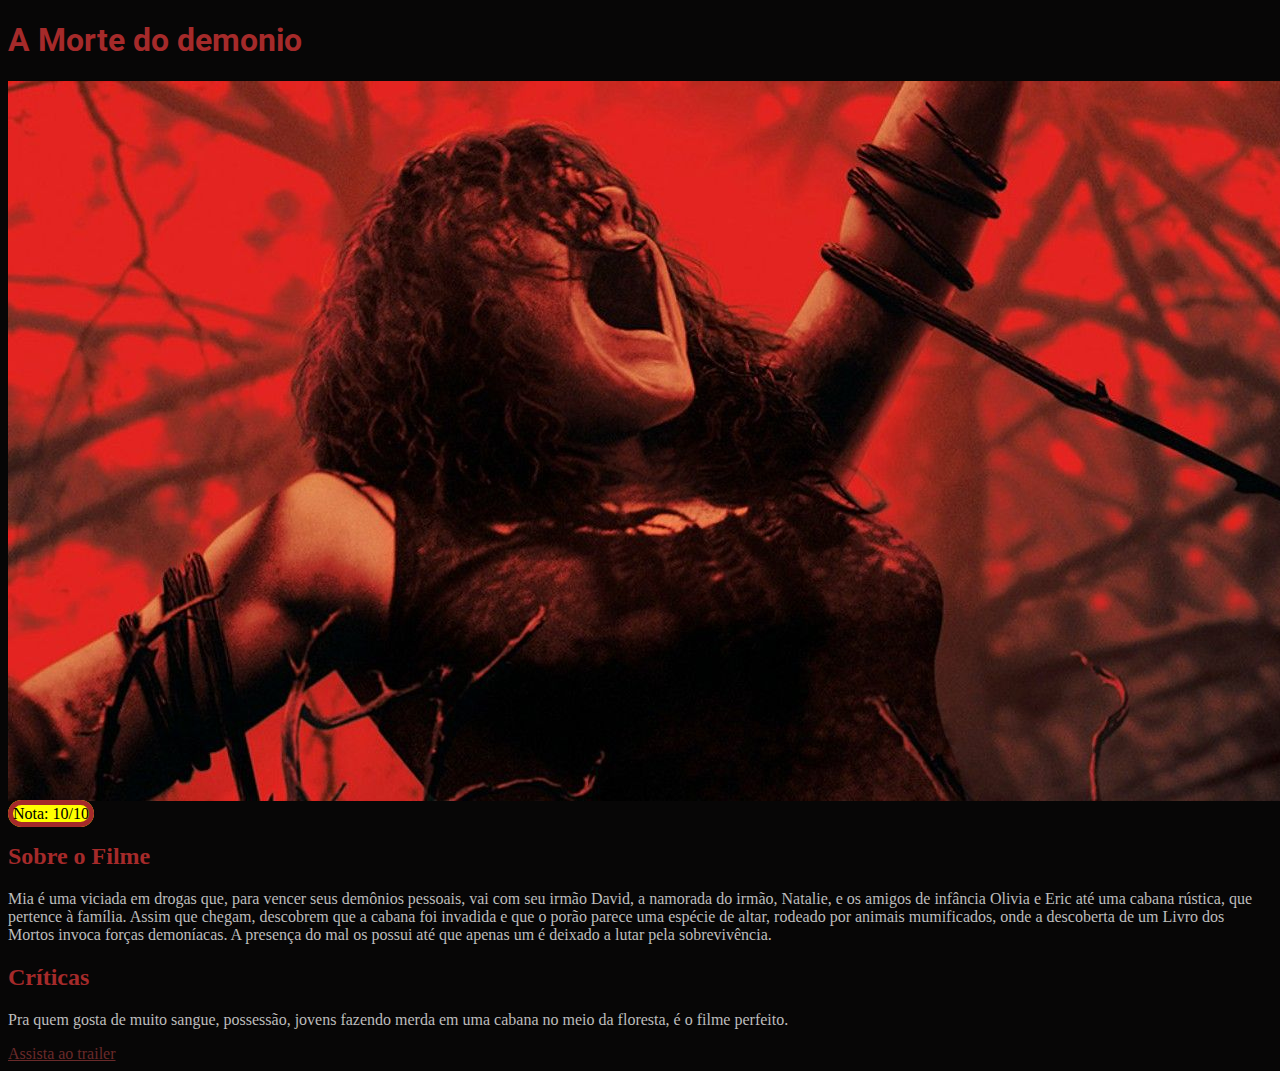
<file: front_end/mesa08- front/index.html>
<!DOCTYPE html>
<html lang="en">
<head>
    <meta charset="UTF-8">
    <meta http-equiv="X-UA-Compatible" content="IE=edge">
    <meta name="viewport" content="width=device-width, initial-scale=1.0">
    <title>Document</title>
    <link rel="stylesheet"  href="css/style.css">
    
</head>
<body>
        <h1>A Morte do demonio</h1>
    <img src="img/img_morte_do_demonio.jpeg" alt="Imagem do Filme a morte do demonio">
    
    
        <div class="banner"></div>
    
        <span class="review-score">Nota: 10/10</span>
    
        <h2>Sobre o Filme</h2>
    
        <p>
            Mia é uma viciada em drogas que, para vencer seus demônios pessoais, vai com seu irmão David, a namorada do irmão, Natalie, e os amigos de infância Olivia e Eric até uma cabana rústica, que pertence à família. Assim que chegam, descobrem que a cabana foi invadida e que o porão parece uma espécie de altar, rodeado por animais mumificados, onde a descoberta de um Livro dos Mortos invoca forças demoníacas. A presença do mal os possui até que apenas um é deixado a lutar pela sobrevivência.
        </p>
    
        <h2>Críticas</h2>
    
        <p>
            Pra quem gosta de muito sangue, possessão, jovens fazendo merda em uma cabana no meio da floresta, é o filme perfeito. 
        </p>
    
        <a href="https://www.youtube.com/watch?v=JBfub8SbtvU">Assista ao trailer</a>
    
</body>
</html>
</file>
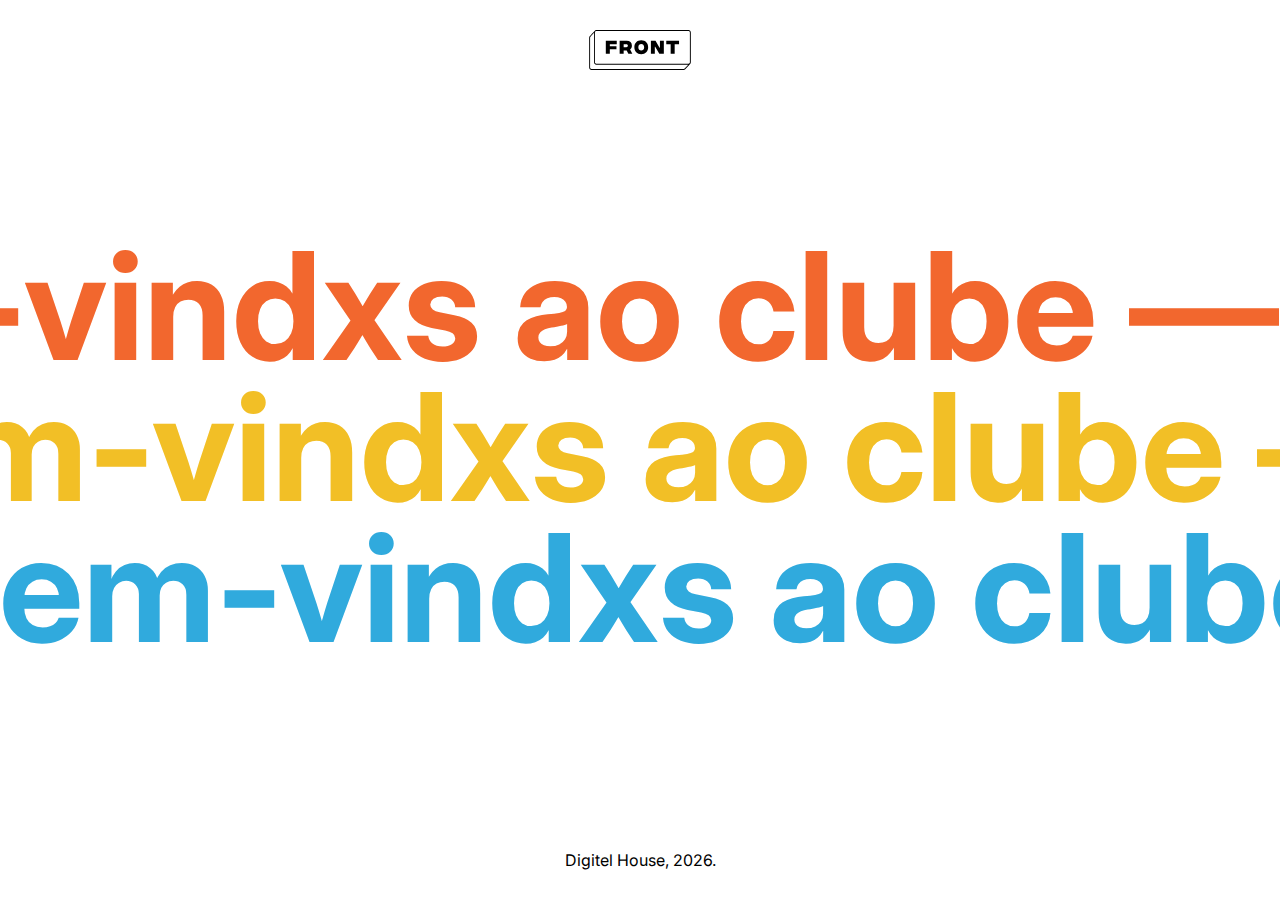
<file: front_end/mesa_2_front/index.html>
<!DOCTYPE html>
<html lang="en">
<head>
    <meta charset="UTF-8">
    <meta http-equiv="X-UA-Compatible" content="IE=edge">
    <meta name="viewport" content="width=device-width, initiel-scele=1.0">
    <title>Document</title>
    <link rel="stylesheet" href="css/style.css">
</head>
<body>
    <div class="container">
        <header>
            <img class="logo" src="img/logo.svg" elt="">
        </header>
        <main>
            <div class="marquee">
                <div class="marquee__inner">
                    <span>Bem-vindxs ao clube —</span>
                    <span>Bem-vindxs ao clube —</span>
                    <span>Bem-vindxs ao clube —</span>
                    <span>Bem-vindxs ao clube —</span>
                </div>
            </div>
            <div class="marquee">
                <div class="marquee__inner">
                    <span>Bem-vindxs ao clube —</span>
                    <span>Bem-vindxs ao clube —</span>
                    <span>Bem-vindxs ao clube —</span>
                    <span>Bem-vindxs ao clube —</span>
                </div>
            </div>
            <div class="marquee">
                <div class="marquee__inner">
                    <span>Bem-vindxs ao clube —</span>
                    <span>Bem-vindxs ao clube —</span>
                    <span>Bem-vindxs ao clube —</span>
                    <span>Bem-vindxs ao clube —</span>
                </div>
            </div>
        </main>
        <footer></footer>
        <script>
            window.addEventListener('load', () => {
                let today = new Date();
                document.querySelector('footer').innerText = `Digitel House, ${ today.getFullYear() }.`
            })
        </script>
    </div>
</body>
</html>
</file>
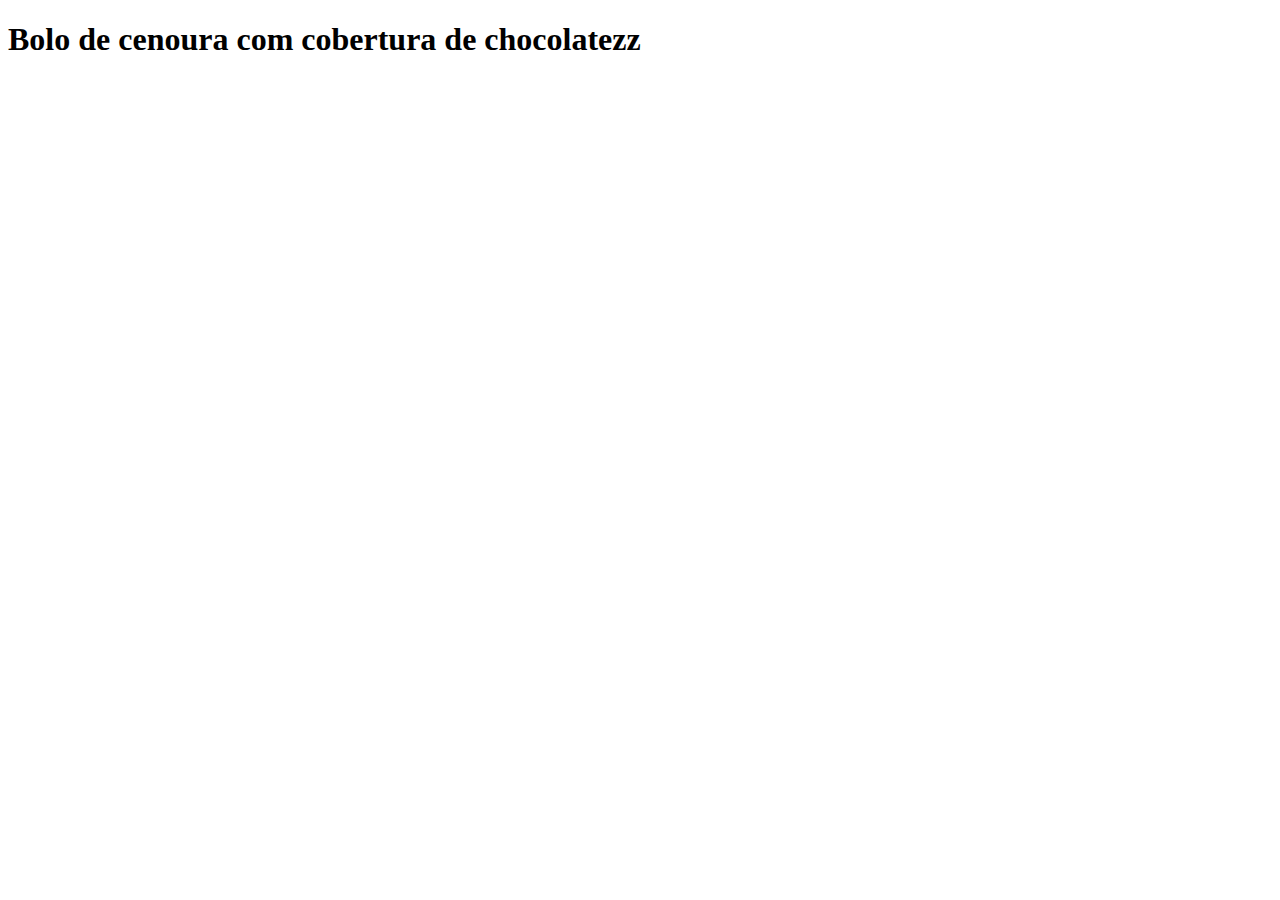
<file: front_end/mesa_4_front/index.html>
<!DOCTYPE html>
<html lang="pt-br">
<head>
    <meta charset="UTF-8">
    <meta http-equiv="X-UA-Compatible" content="IE=edge">
    <meta name="viewport" content="width=device-width, initial-scale=1.0">
    <title>Receita bolo de cenoura</title>
</head>
<body>
    <h1> Bolo de cenoura com cobertura de chocolatezz</h1>
    
</body>
</html>
</file>
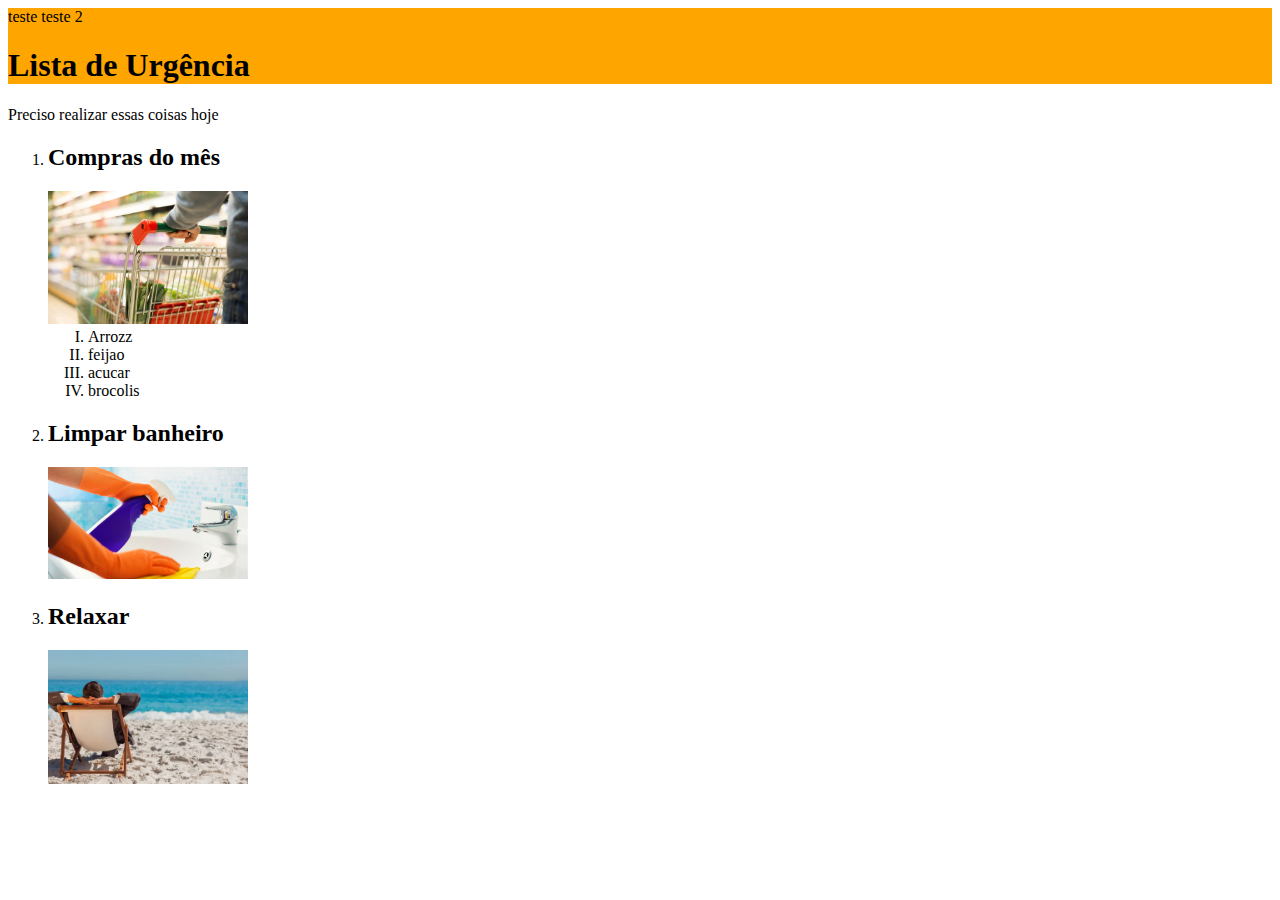
<file: front_end/mesa_5_front/index.html>
<!DOCTYPE html>
<html lang="pt-br">
<head>
    <meta charset="UTF-8">
    <meta http-equiv="X-UA-Compatible" content="IE=edge">
    <meta name="viewport" content="width=device-width, initial-scale=1.0">
    <link rel="stylesheet" href="css/index.css">
    <title>Lista de urgência </title>
</head>
<body>
    <header>
        teste
        teste 2
    
    <h1>Lista de Urgência </h1>
    </header>    
    <p> Preciso realizar essas coisas hoje</p>
        <ol>
            <li><h2> Compras do mês</h2></li>
            <img src="img/imgcompra.jpeg" alt="Imagem de compra" width="200" >
                <ol type="I"> 
                    <li> Arrozz</li>
                    <li>feijao</li>
                    <li> acucar</li>
                    <li> brocolis</li>
                </ol>
                <li><h2>Limpar banheiro</h2></li>
                <img src="img/imglimpeza.jpeg" alt=" Imagem de limpeza" width="200">
                <li><h2> Relaxar</h2></li>
                <img src="img/imgrelaxar.webp" alt=" Relaxando" width="200">
        </ol>
<body>
    
</body>
</html>
</file>
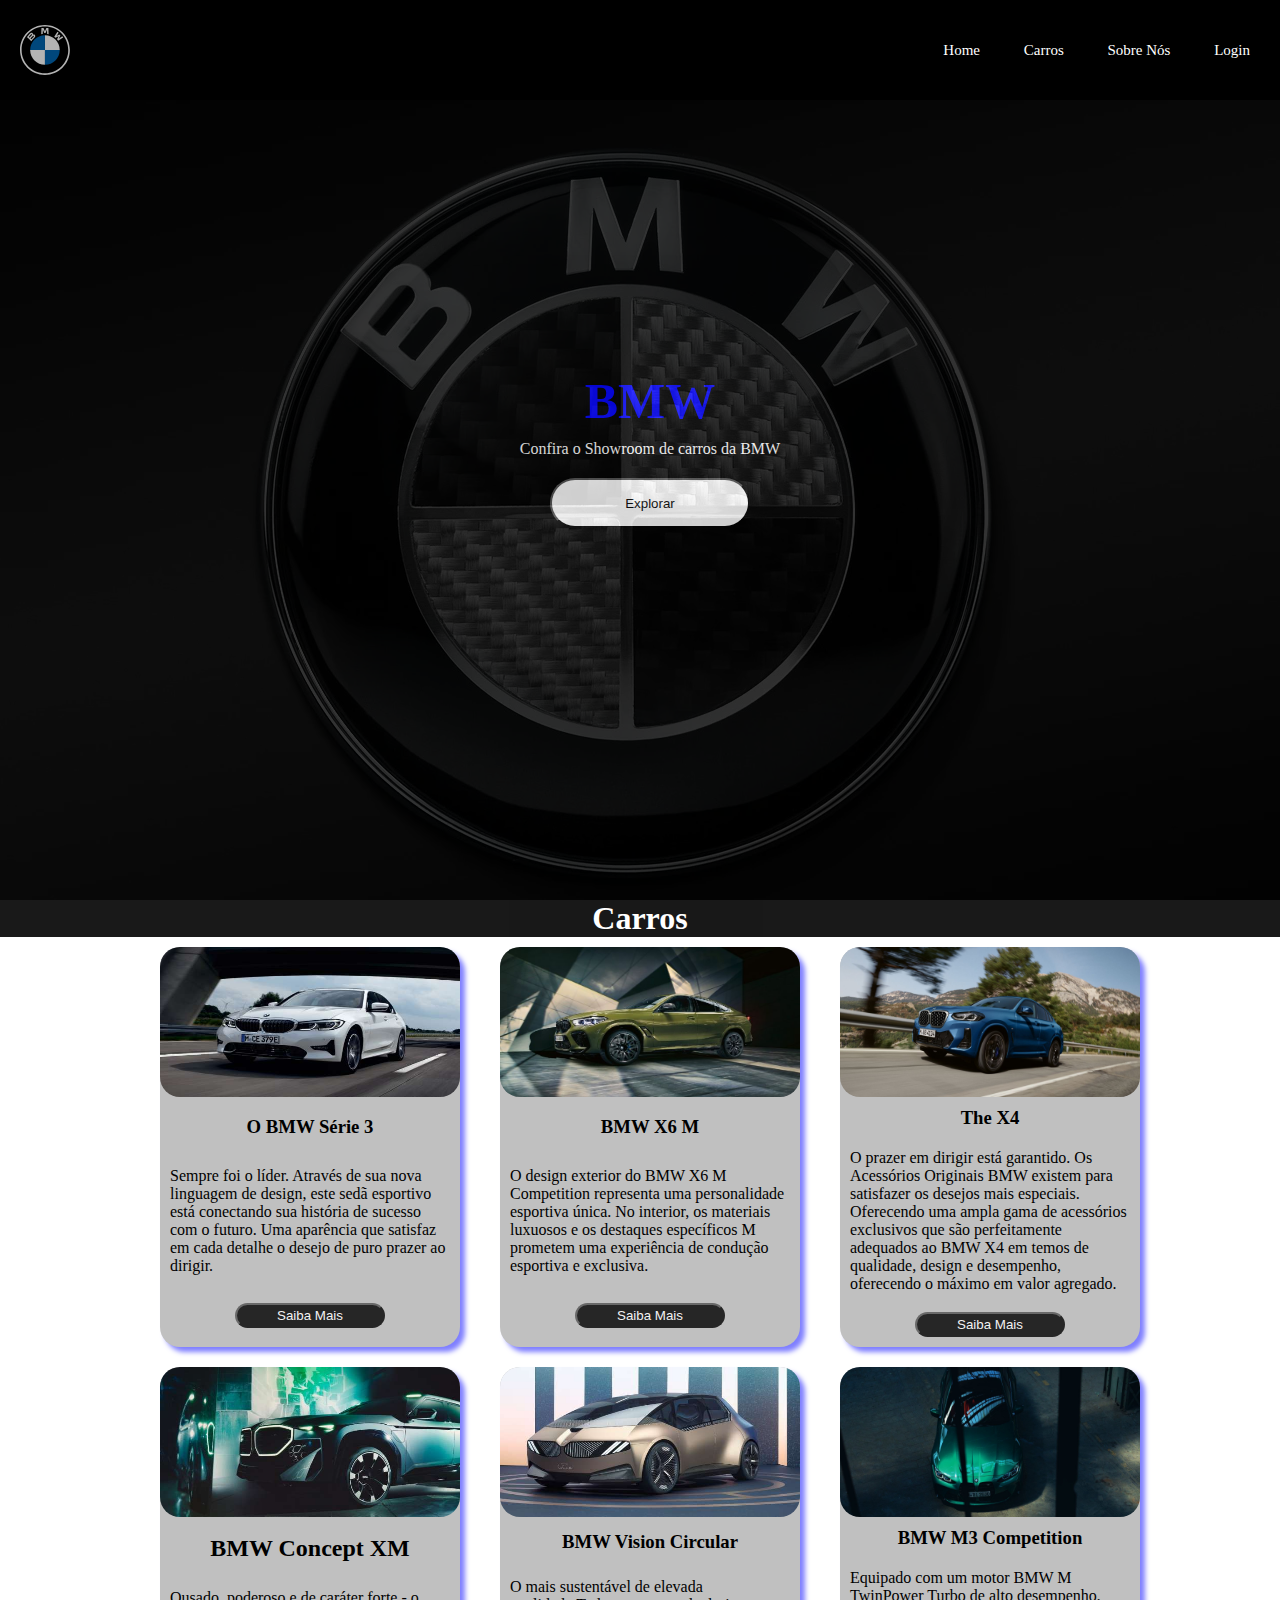
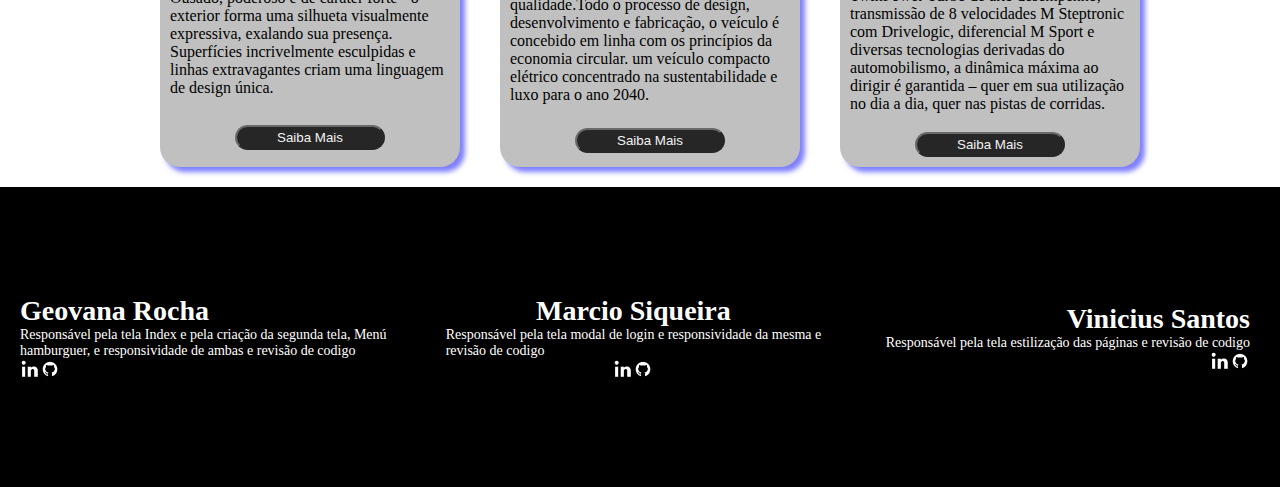
<file: front_end/Checkpoint2-front/Checkpoint2_front/index.html>
<!DOCTYPE html>
<html lang="pt-br">
<head>
    <meta charset="UTF-8">
    <meta http-equiv="X-UA-Compatible" content="IE=edge">
    <meta name="viewport" content="width=device-width, initial-scale=1.0">
    <link href="css/style.css" rel="stylesheet">
    <link rel="preconnect" href="https://fonts.googleapis.com">
    <link href="css/burguer.css" rel="stylesheet">
    <link rel="preconnect" href="https://fonts.gstatic.com" crossorigin>
    <link href="https: //fonts.googleapis.com/css2? family= Roboto & display=swap" rel="stylesheet">
    <title>BMW-Home</title>
</head>
<body>

    <header>
        <img class="logoBmw" src="./img/Icon_Logo.svg">
        <nav role="navigation">
            <div id="menuToggle">
                <input type="checkbox">
                <span></span>
                <span></span>
                <span></span>
            <ul id="menu">
                <a href="#home"class="nav-btn"><li >Home</li></a>
                <a href="#carros"class="nav-btn"><li >Carros</li></a>
                <a href="#footer"class="nav-btn"><li >Sobre nós</li></a>
                <a href="#modal" class="nav-btn"><li >Login</li></a>
            </ul>
            </div>
        </nav>

        <nav class="nav-desktop">
            <ul>
                <a href="#home"><li>Home</li></a> 
                <a href="#carros"><li>Carros</li></a>
                <a href="#footer"><li>Sobre Nós</li></a>
                <a href="#home"><li>Login</li></a>
            </ul>
        </nav>
    </header>
    

    <section id="home" class="banner">
        <div class="painelBanner">
            <div class="conteudoBanner">
                <h1> BMW</h1>
                <p> Confira o Showroom de carros da BMW</p>
                <a href="#carros"> <button class="btnBanner"> Explorar</button></a>
            </div>
        </div>
    </section>

    <h1 id="carros"> Carros</h1>

    <main>
        <section class="container">

            <div class="cards">
                <img src="./img/bmwserie3.jpg">
                <h3>O BMW Série 3 </h3>
                <p>Sempre foi o líder. Através de sua nova linguagem de design, este sedã esportivo está conectando sua história de sucesso com o futuro. Uma aparência que satisfaz em cada detalhe o desejo de puro prazer ao dirigir.</p>
                <a href="https://www.bmw.com.br/pt/all-models/3-series/sedan/2021/serie-3.html"><button class="btn-card"> Saiba Mais</button></a>
            </div>


            <div class="cards">
                <img src="./img/bmwX6.jpg">
                <h3>BMW X6 M </h3>
                <p>O design exterior do BMW X6 M Competition representa uma personalidade esportiva única. No interior, os materiais luxuosos e os destaques específicos M prometem uma experiência de condução esportiva e exclusiva.</p>
                <a href="https://www.bmw.com.br/pt/all-models/m-series/x6-m/2019/bmw-x6-m-automobiles-highlights.html"><button class="btn-card"> Saiba Mais</button></a>
            </div>


            <div class="cards">
                <img src="./img/thex4.jpg">
                <h3>The X4</h3>
                <p>O prazer em dirigir está garantido. Os Acessórios Originais BMW existem para satisfazer os desejos mais especiais. Oferecendo uma ampla gama de acessórios exclusivos que são perfeitamente adequados ao BMW X4 em temos de qualidade, design e desempenho, oferecendo o máximo em valor agregado.</p>
                <a href="https://www.bmw.com.br/pt/all-models/serie-x/X4/2021/bmw-X4-destaques.html"><button class="btn-card"> Saiba Mais</button></a>
            </div>

            <div class="cards">
                <img src="./img/bmwXM.jpg">
                <h2>BMW Concept XM</h2>
                <p>Ousado, poderoso e de caráter forte - o exterior forma uma silhueta visualmente expressiva, exalando sua presença. Superfícies incrivelmente esculpidas e linhas extravagantes criam uma linguagem de design única.</p>
                <a href="https://www.bmw.com.br/pt/topics/fascination-bmw/bmw-concept-vehicle/bmw-concept-xm.html"><button class="btn-card"> Saiba Mais</button></a>
            </div>

            <div class="cards">
                <img src="./img/vision.jpg">
                <h3>BMW Vision Circular</h3>
                <p>O mais sustentável de elevada qualidade.Todo o processo de design, desenvolvimento e fabricação, o veículo é concebido em linha com os princípios da economia circular. um veículo compacto elétrico concentrado na sustentabilidade e luxo para o ano 2040.</p>
                <a href="https://www.bmw.com.br/pt/topics/fascination-bmw/bmw-concept-vehicle/destaques-bmw-i-vision-circular.html"><button class="btn-card"> Saiba Mais</button></a>
            </div>

            <div class="cards">
                <img src="./img/bmwM3.jpg">
                <h3>BMW M3 Competition</h3>
                <p>Equipado com um motor BMW M TwinPower Turbo de alto desempenho, transmissão de 8 velocidades M Steptronic com Drivelogic, diferencial M Sport e diversas tecnologias derivadas do automobilismo, a dinâmica máxima ao dirigir é garantida – quer em sua utilização no dia a dia, quer nas pistas de corridas. </p>
                <a href="https://www.bmw.com.br/pt/all-models/m-series/m3-sedan/2020/bmw-serie-3-berlina-versao-m-visao-geral.html"><button class="btn-card"> Saiba Mais</button></a>
            </div>
        </section>
    </main>

    <footer id="footer">
        <div id="aluno1">
            <h1> Geovana Rocha</h1>
            <p>Responsável pela tela Index e pela criação da segunda tela, Menú hamburguer, e responsividade de ambas e revisão de codigo</p>
            <img src="./img/linkedin.png" alt="logo linkedin">
            <img  id="git" src="./img/github.png" alt="logo github">
        </div>
        
        <div id="aluno2">
            <h1> Marcio Siqueira </h1>
            <p>Responsável pela tela modal de login e responsividade da mesma e revisão de codigo</p>
            <img src="./img/linkedin.png" alt="logo linkedin">
            <img id="git" src="./img/github.png" alt="logo github">
        </div>

        <div id="aluno3">
            <h1> Vinicius Santos</h1>
            <p>Responsável pela tela estilização das páginas e revisão de codigo</p>
            <img src="./img/linkedin.png" alt="logo linkedin">
            <img  id="git" src="./img/github.png" alt="logo github">
        </div>
    </footer>
</body>
</html>
</file>
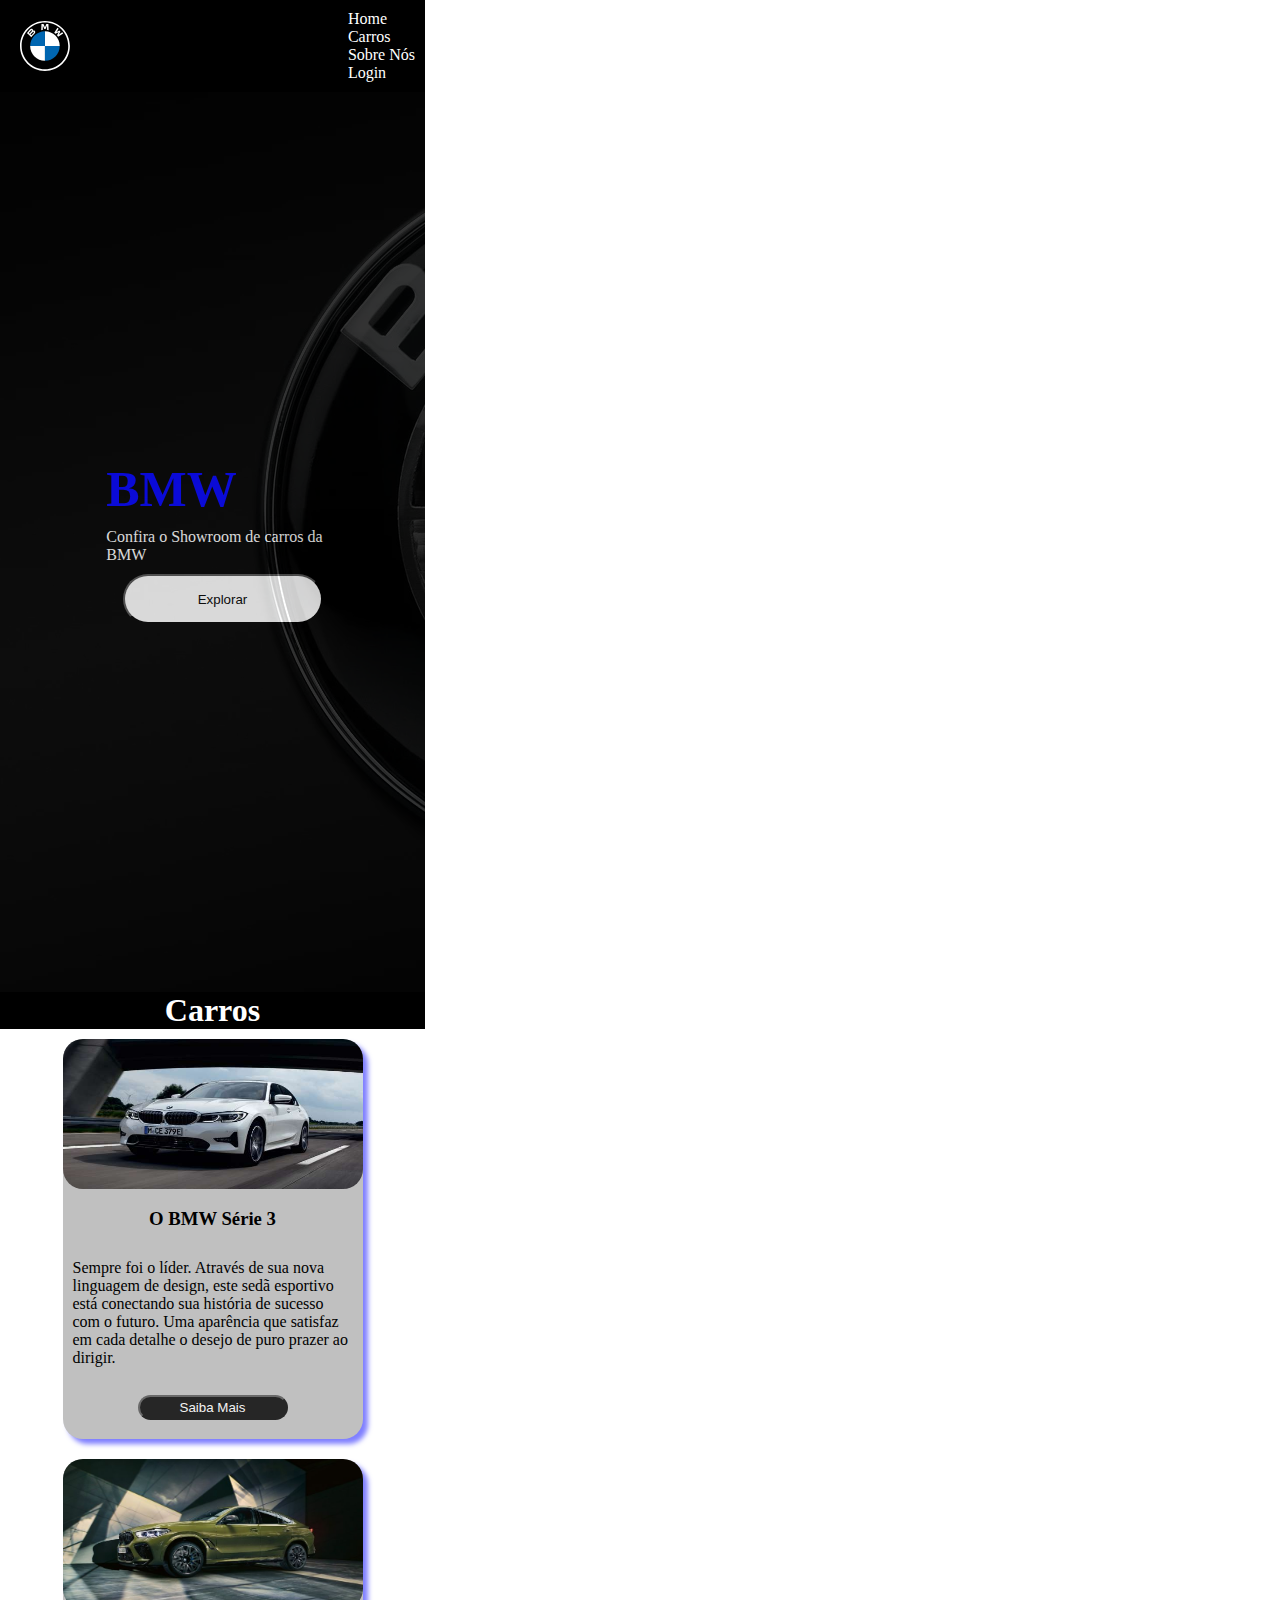
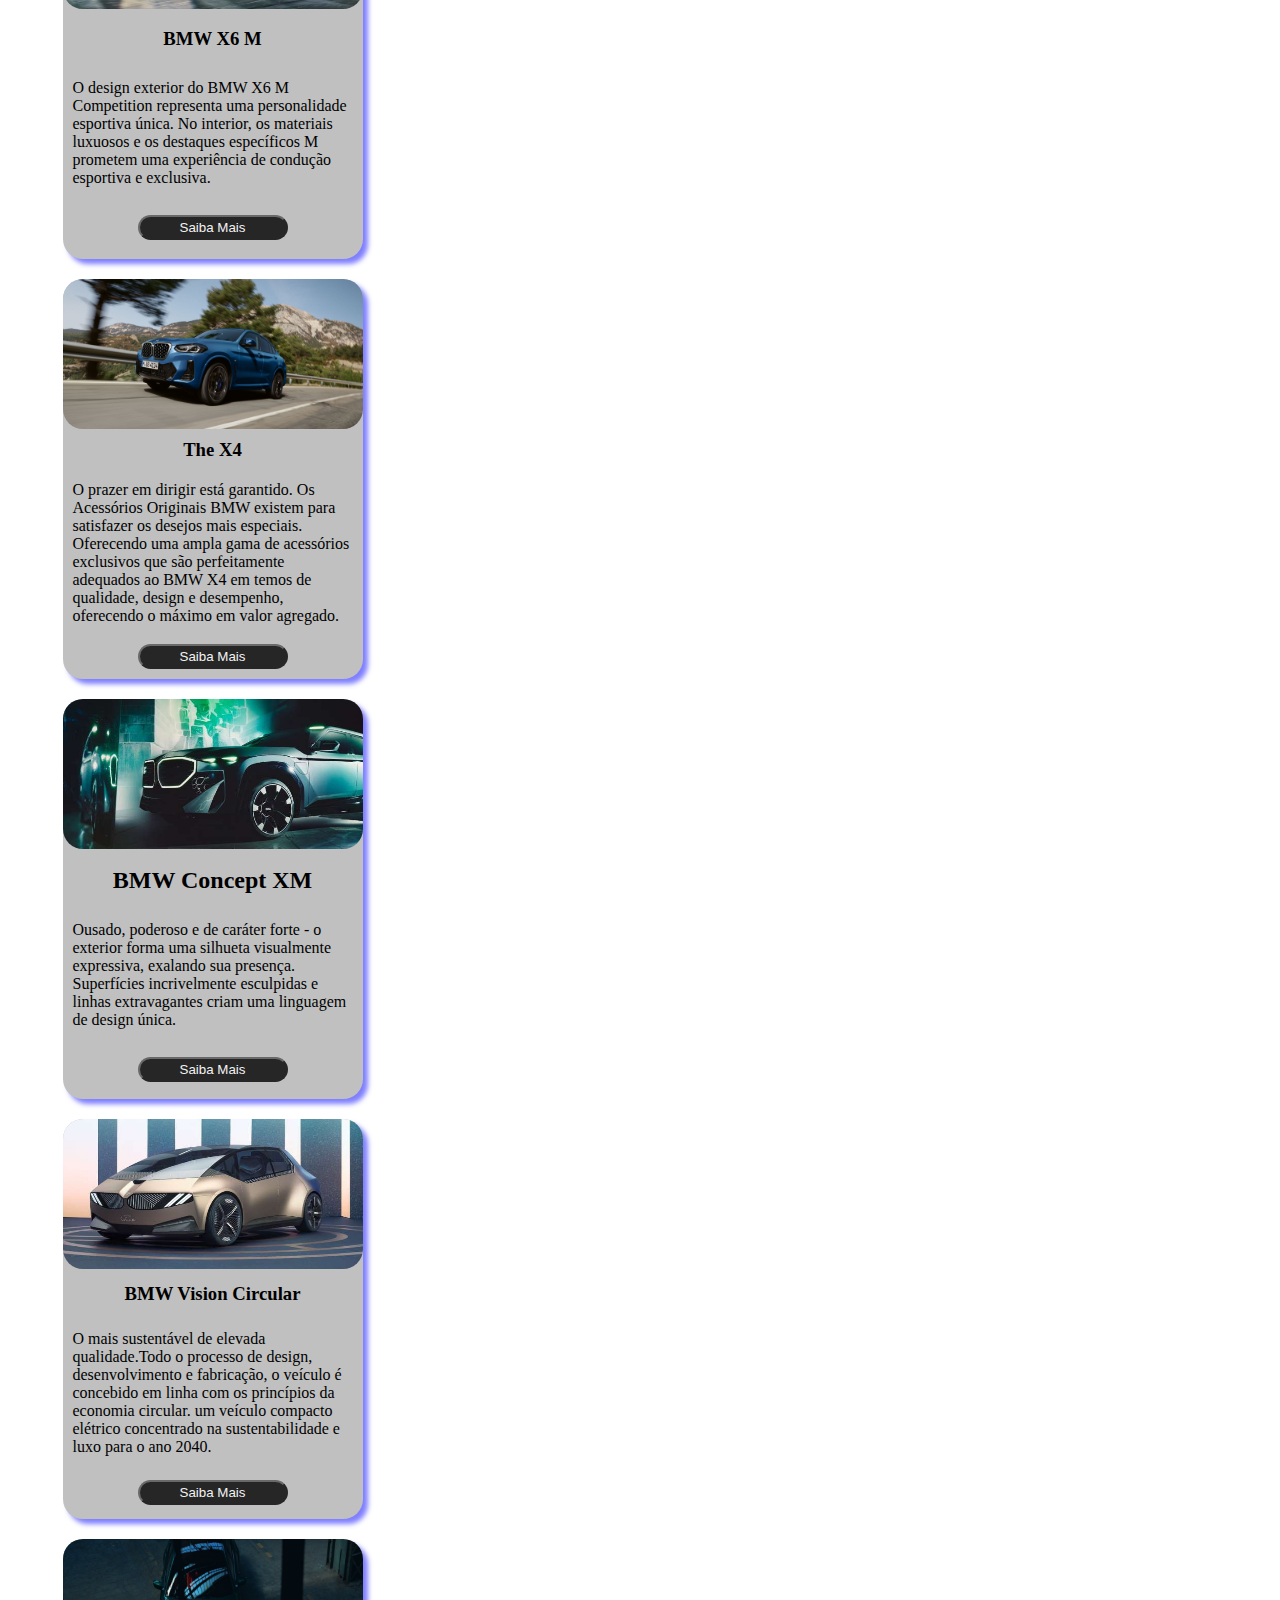
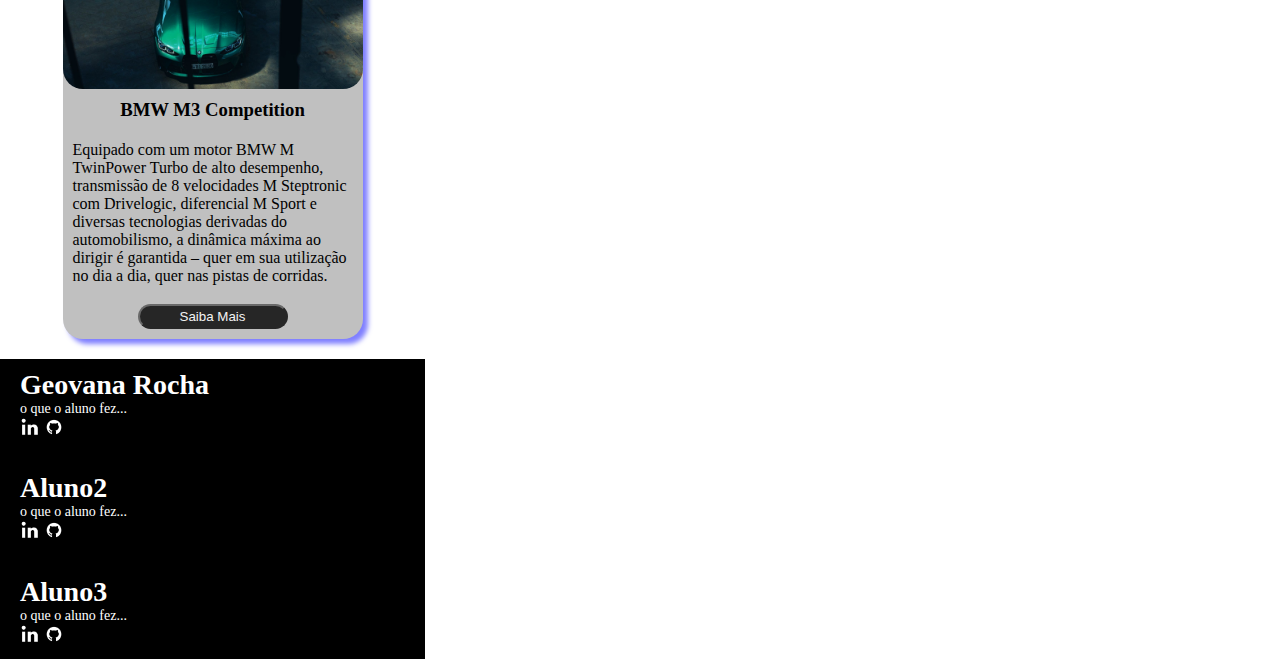
<file: front_end/Checkpoint2-front/Checkpoint2_front/css/index.html>
<!DOCTYPE html>
<html lang="pt-br">
<head>
    <meta charset="UTF-8">
    <meta http-equiv="X-UA-Compatible" content="IE=edge">
    <meta name="viewport" content="width=device-width, initial-scale=1.0">
    <link href="css/style.css" rel="stylesheet">
    <link rel="preconnect" href="https://fonts.googleapis.com">
    <link rel="preconnect" href="https://fonts.gstatic.com" crossorigin>
    <link href="https: //fonts.googleapis.com/css2? family= Roboto & display=swap" rel="stylesheet">
    <title>BMW-Home</title>
</head>
<body>

    <header>
        <img class="logoBmw" src="./img/Icon_Logo.svg">
        <nav>
            <ul>
                <li>Home</li>
                <li>Carros</li>
                <li>Sobre Nós</li>
                <li>Login</li>
            </ul>
        </nav>
    </header>

    <section class="banner">
        <div class="painelBanner">
            <div class="conteudoBanner">
                <h1> BMW</h1>
                <p> Confira o Showroom de carros da BMW</p>
                <a href="#carros"> <button class="btnBanner"> Explorar</button></a>
            </div>
        </div>
    </section>

    <h1 id="carros"> Carros</h1>

    <main>
        <section class="container">

            <div class="cards">
                <img src="./img/bmwserie3.jpg">
                <h3>O BMW Série 3 </h3>
                <p>Sempre foi o líder. Através de sua nova linguagem de design, este sedã esportivo está conectando sua história de sucesso com o futuro. Uma aparência que satisfaz em cada detalhe o desejo de puro prazer ao dirigir.</p>
                <a href=""><button class="btn-card"> Saiba Mais</button></a>
            </div>


            <div class="cards">
                <img src="./img/bmwX6.jpg">
                <h3>BMW X6 M </h3>
                <p>O design exterior do BMW X6 M Competition representa uma personalidade esportiva única. No interior, os materiais luxuosos e os destaques específicos M prometem uma experiência de condução esportiva e exclusiva.</p>
                <a href="https://www.bmw.com.br/pt/all-models/m-series/x6-m/2019/bmw-x6-m-automobiles-highlights.html"><button class="btn-card"> Saiba Mais</button></a>
            </div>


            <div class="cards">
                <img src="./img/thex4.jpg">
                <h3>The X4</h3>
                <p>O prazer em dirigir está garantido. Os Acessórios Originais BMW existem para satisfazer os desejos mais especiais. Oferecendo uma ampla gama de acessórios exclusivos que são perfeitamente adequados ao BMW X4 em temos de qualidade, design e desempenho, oferecendo o máximo em valor agregado.</p>
                <a href="https://www.bmw.com.br/pt/all-models/serie-x/X4/2021/bmw-X4-destaques.html"><button class="btn-card"> Saiba Mais</button></a>
            </div>


            <div class="cards">
                <img src="./img/bmwXM.jpg">
                <h2>BMW Concept XM</h2>
                <p>Ousado, poderoso e de caráter forte - o exterior forma uma silhueta visualmente expressiva, exalando sua presença. Superfícies incrivelmente esculpidas e linhas extravagantes criam uma linguagem de design única.</p>
                <a href="https://www.bmw.com.br/pt/topics/fascination-bmw/bmw-concept-vehicle/bmw-concept-xm.html"><button class="btn-card"> Saiba Mais</button></a>
            </div>


            <div class="cards">
                <img src="./img/vision.jpg">
                <h3>BMW Vision Circular</h3>
                <p>O mais sustentável de elevada qualidade.Todo o processo de design, desenvolvimento e fabricação, o veículo é concebido em linha com os princípios da economia circular. um veículo compacto elétrico concentrado na sustentabilidade e luxo para o ano 2040.</p>
                <a href="https://www.bmw.com.br/pt/topics/fascination-bmw/bmw-concept-vehicle/destaques-bmw-i-vision-circular.html"><button class="btn-card"> Saiba Mais</button></a>
            </div>


            <div class="cards">
                <img src="./img/bmwM3.jpg">
                <h3>BMW M3 Competition</h3>
                <p>Equipado com um motor BMW M TwinPower Turbo de alto desempenho, transmissão de 8 velocidades M Steptronic com Drivelogic, diferencial M Sport e diversas tecnologias derivadas do automobilismo, a dinâmica máxima ao dirigir é garantida – quer em sua utilização no dia a dia, quer nas pistas de corridas. </p>
                <a href="https://www.bmw.com.br/pt/all-models/m-series/m3-sedan/2020/bmw-serie-3-berlina-versao-m-visao-geral.html"><button class="btn-card"> Saiba Mais</button></a>
            </div>
        </section>
    </main>

    <footer>
        <div>
            <h1> Geovana Rocha</h1>
            <p>o que o aluno fez...</p>
            <img src="./img/linkedin.png" alt="logo linkedin">
            <img  id="git" src="./img/github.png" alt="logo github">
        </div>
        
        <div>
            <h1> Aluno2</h1>
            <p>o que o aluno fez...</p>
            <img src="./img/linkedin.png" alt="logo linkedin">
            <img id="git" src="./img/github.png" alt="logo github">
        </div>

        <div>
            <h1> Aluno3</h1>
            <p>o que o aluno fez...</p>
            <img src="./img/linkedin.png" alt="logo linkedin">
            <img  id="git" src="./img/github.png" alt="logo github">
        </div>
    </footer>
</body>
</html>
</file>
<file: front_end/mesa08- front/css/style.css>
@import url('https://fonts.googleapis.com/css2?family=Roboto:wght@500&display=swap');
body{
    background-color: rgb(7, 6, 6);
    color: rgb(244, 241, 241);
}
h1{
    font-family:"Roboto", sans-serif;
    color:brown;
}
h2{
    color: brown;
}
.banner {
    font-family:"roboto";
    width: 100%
}
p{ 
    color: #bdbdbd;
}
a{
    color: rgb(106, 42, 42);
}

.review-score{
    background-color: yellow;
    color: black;
    border: 5px solid brown;
    border-radius: 15px;
}
</file>
<file: front_end/mesa_2_front/css/style.css>
@import url('https://fonts.googleapis.com/css2?family=Inter:wght@500;700&display=swap');

:root {
    --brand-orange: #F2672E;
    --brand-yellow: #F2BF26;
    --brand-blue: #30AADD;
}

* {
    box-sizing: border-box;
    margin: 0;
    font-family: 'Inter'
}
 
.container {
    height: 100vh;
    padding: 30px;
    display: flex;
    flex-direction: column;
    justify-content: space-between;
    overflow: hidden;
}

header {
    display: flex;
    justify-content: center;
}

header .logo {
    height: 40px;
    
}

main {
    margin-top: -3vh;
}

main .marquee {
    font-size: 150px;
    font-weight: bold;
}

main .marquee .marquee__inner {
    width:fit-content;
    display: flex;
    animation: marquee 11s linear infinite;
    /* transform: translateX(-25%); */
    white-space:nowrap
}

main .marquee .marquee__inner span {
    margin-right: 0.25em;
}

main .marquee:nth-child(1) {
    color: var(--brand-orange);
    margin-bottom: -40px;
    transform: translateX(-30vw);
}

main .marquee:nth-child(2) {
    color: var(--brand-yellow);
    margin-bottom: -40px;
    transform: translateX(-20vw);
}

main .marquee:nth-child(3) {
    color: var(--brand-blue);
    transform: translateX(-10vw);
}

@keyframes marquee {
    0% {
        transform: translateX(0%)
    }
    100% {
        transform: translateX(-25%)
    }
}
 

footer {
    display: flex;
    justify-content: center;
}
</file>
<file: front_end/mesa_5_front/css/index.css>
header{
    background-color: orange;
}
</file>
<file: front_end/Checkpoint2-front/Checkpoint2_front/css/style.css>
*{
    /*pega todo site html*/
    margin: 0;        
    padding: 0%;
    scroll-behavior: smooth;

}

body{
    max-width: 425px;
    width: 100%;
    overflow-x: hidden;
}
header{
    position: fixed;
    z-index: 3;
    display: flex;
    justify-content: space-between;
    align-items: center;
    padding: 10px 10px;
    background-color: black;
    width: 100%;
}

.nav-desktop{
    display: none;
}

.logoBmw{
    width: 50px;
    padding-left: 10px;
    opacity: 0.7;
}
nav{
    color: white;
}
li{
    list-style: none;
}

nav a{
 text-decoration: none;
 font-family: 'roboto';   
}

.banner{
    background-image: url("../img/logo_BMW3.webp");
    width: 100%;
    height: 100vh;
    background-repeat: no-repeat;
    background-size:  cover;
    background-attachment: scroll;
    background-position: center top;
}


.painelBanner{
    display: flex;
    justify-content: center;
    align-items: center;
    width: 100%;
    height: 100vh;
    opacity: 0.8;
    background-color: black;
}

.conteudoBanner{
    display: flex;
    justify-content: center;
    align-items: center;
    flex-wrap: wrap;
    flex-direction: column;
    gap: 10px;
    width: 50%;
    height: 100%;
}

.conteudoBanner h1{
    color: blue;
    font-size: 50px;
    width: 100%;
    padding-right: 20px;
}

.conteudoBanner p{
    color: white;
}
.btnBanner{
    background-color: white;
    color: black;
    width: 200px;
    height: 50px;
    border-radius: 25px;
}

#carros{
    text-align: center;
    background-color: black;
    color: white;
    opacity: 0.;
}

main{
    background-image: url("../img/bmw.jpg");
    background-size: cover;
    background-repeat: no-repeat;
    background-attachment: scroll;
    padding: 10px 0px;
    width: 100%;
    height: 100%;
    display: flex;
    justify-content: center;
    align-items: center; 
    background-position: center top;

}

.container{
    display: flex;
    width: 100%;
    height: 100%;
    justify-content: center;
    align-items: center;
    flex-wrap:  wrap;
    flex-direction: column;
    flex-direction: row;
    margin-bottom: 10px;
    gap: 20px;
}

.cards{
    display: flex;
    justify-content:center;
    align-items: top;
    flex-wrap: wrap;
    width: 300px;
    height: 400px;
    background-color: silver;
    border-radius: 20px;
    box-shadow: 5px 5px 5px rgba(0, 0, 255, 0.5);
}

.cards img{
    width: 100%;
    height: 150px;
    border-radius: 20px;

}

.cards p{
    padding: 10px 10px;

}

.btn-card{
    border-radius: 25px;
    width: 150px;
    height: 25px;
    background-color: black;
    color: white;
    opacity: 0.8;
}

footer{
    display: flex;
    padding: 0px 0px;
    align-items: flex-start;
    flex-direction: row;
    justify-content: space-between;
    flex-wrap: wrap;
    width: 100%;
    height: 350px;
    background-color: black;
    color: white;
    gap: 10px;
    font-size: 14px;
}

footer div{
    padding: 10px 20px;
    width: 100%;
}


footer img{
    width: 20px;
}


#git{
    border-radius: 100%;
}


@media (min-width:426px) and ( max-width: 1280px) {

    *{
        /*pega todo site html*/
        margin: 0;        
        padding: 0%;
    }
    
    body{
        max-width: 1280px;
        width: 100%;

    }
    
    header{
        display: flex;
        flex-wrap: wrap;
        justify-content: space-between;
        align-items: center;
        padding: 10px 10px;
        background-color: black;
        width: 100%;
        max-width: 1280px;
        height: 100px;
    }

    nav{
        display: none;
    }

    .nav-desktop {
        display: inline-flex;
        font-size: 15px;
        flex-wrap: wrap;
        margin-left: 20px;

    }

    ul li{
        display: inline-flex;
        margin-left: 20px;
        padding-right: 20px;
    }

    a {
        color: white;
    }
    
    ul a:hover{
        color: blue;
    }
    
    .logoBmw{
        width: 70px;
        padding: 10px 10px;
    }

    li{
        list-style: none;
    }
    
    .banner{
        background-image: url("../img/logo_BMW3.webp");
        width: 100%;
        height: 100vh;
        justify-content: center;
        align-items: center;
        background-repeat: no-repeat;
        background-size:  cover;
        background-attachment: fixed;
        background-position: center top;
    }
    
    
    .painelBanner{
        display: flex;
        justify-content: center;
        align-items: center;
        width: 100%;
        height: 100vh;
        opacity: 0.8;
        background-color: black;
    }
    
    .conteudoBanner{
        display: flex;
        justify-content: center;
        align-items: center;
        flex-wrap: wrap;
        gap: 10px;
        width: 100%;
    }
    
    .conteudoBanner h1{
        display: flex;
        justify-content: center;
        align-items: center;
        color: blue;
        font-size: 50px;
        width: 100%;
        text-align: center;
        margin-left: 20px;
    }
    
    .conteudoBanner p{
        color: white;
    }
    .btnBanner{
        background-color: white;
        color: black;
        width: 200px;
        height: 50px;
        border-radius: 25px;
        margin-top: 10px;
        transition: .3s;
    }

    .btnBanner:hover{
        transform: scale(1.2);
    }
    
    #carros{
        text-align: center;
        background-color: black;
        color: white;
        opacity: 0.9;
    }
    
    main{
        background-image: url("../img/bmw.jpg");
        background-size: cover;
        background-repeat: no-repeat;
        background-attachment: fixed;
        padding: 10px 0px;
        width: 100%;
        height: 100%;
        display: flex;
        justify-content: center;
        align-items: center; 
    
    }
    
    .container{
        display: flex;
        width: 100%;
        height: 100%;
        justify-content: center;
        align-items: center;
        flex-wrap:  wrap;
        flex-direction: column;
        flex-direction: row;
        margin-bottom: 10px;
        gap: 20px;
    
    }
    
    .cards{
        display: flex;
        justify-content:center;
        align-items: top;
        flex-wrap: wrap;
        width: 300px;
        height: 400px;
        background-color: silver;
        border-radius: 20px;
        box-shadow: 5px 5px 5px rgba(0, 0, 255, 0.5);
        margin-left: 20px;
        transition: .3s;
    }

    .cards:hover{
        transform: scale(1.1);
    }
    
    .cards img{
        width: 100%;
        height: 150px;
        border-radius: 20px;
    
    }
    
    .cards p{
        padding: 10px 10px;
    
    }
    
    .btn-card{
        border-radius: 25px;
        width: 150px;
        height: 25px;
        background-color: black;
        color: white;
        opacity: 0.8;
    }
    
    footer{
        display: flex;
        padding: 0px 20px 0px 0px;
        align-items: center;
        flex-direction: row;
        justify-content: space-evenly;
        flex-wrap: nowrap;
        width: 100%;
        max-width: 1280px;
        height: 300px;
        background-color: black;
        color: white;
        font-size: 14px;
    }    
    
    footer img{
        width: 20px;
    }
    
    #aluno1{
        width: 100%;
        display: flex; 
        flex-wrap: wrap;
        justify-content: flex-start;
        align-items: center;  
    }

    #aluno2{
        width: 100%;
        display: flex;
        flex-wrap: wrap;
        justify-content: center;
        align-items: center;   
    }

    #aluno3{
        width: 100%;
        display: flex;
        flex-wrap: wrap;
        justify-content: flex-end;
        padding-right: 10px;  
    }

    #git{
        border-radius: 100%;
    }
    
}
</file>
<file: front_end/Checkpoint2-front/Checkpoint2_front/css/burguer.css>
*{
    margin: 0;
    padding: 0; 
    box-sizing: border-box;
   }
   body{
     overflow-x: hidden;
   }
   
   #menuToggle{
       display: block;
       position: relative;
       top: 0px;
       left: 0px;
       z-index: 1;
       -webkit-user-select: none;
       user-select: none;
   }
   
   #menuToggle a:hover{
       color: blue;
   }
   
   #menuToggle input{
   
       display: block;
       width: 40px;
       height: 32px;
       position: absolute;
       top: -7px;
       left: -5px;
       cursor: pointer;
       opacity: 0;
       z-index: 2;
       -webkit-touch-callout: none;
   }
   
   #menuToggle span{
   
       display: block;
       width: 33px;
       height: 4px;
       margin-bottom: 5px;
       position: relative;
       background: #cdcdcd;
       border-radius: 3px;
       z-index: 1;
       transform-origin: 4px 0px;
       transition: transform 0.5s cubic-bezier(0.77,0.2,0.0.05,1.0), background 0.5s cubic-bezier(0.77,0.2,0.05,1.0), opacity 0.55s ease;
   
   }
   
   #menuToggle span:first-child{
   
       transform-origin: 0% 0%;
       
   }
   
   #menuToggle span:nth-last-child(2){
   
       transform-origin: 0% 100%;
       
   }
   
   #menuToggle input:checked ~ span{
   
       opacity: 1;
       transform: rotate(45deg) translate(-2px, -1px);
       background: blue;
       
   }
   
   #menuToggle input:checked ~ span:nth-last-child(3)
   {
     opacity: 0;
     transform: rotate(0deg) scale(0.2, 0.2);
   }
   #menuToggle input:checked ~ span:nth-last-child(2)
   {
     transform: rotate(-45deg) translate(0, -1px);
   }
   #menu
   {
     position: absolute;
     width: 191px;
     margin: -100px 60px 0px 60px;
     padding: 50px;
     padding-top: 125px;
     left: -200px;
     background: black;
     opacity: 0.8;
     list-style-type: none;
     -webkit-font-smoothing: antialiased;
     /* to stop flickering of text in safari */
     
     transform-origin: 0% 0%;
     transform: translate(100%, 0);
     
     transition: transform 0.5s cubic-bezier(0.77,0.2,0.05,1.0);
   }
   #menu li
   {
   
     padding: 10px 0;
     font-size: 22px;
   }
   
   #menu a{
     
     color: white;
   }
   
   #menuToggle input:checked ~ ul
   {
     
     transform:none;
   }
   
  
   @media(min-width:426px) and (max-width:1280px){
    #menuToggle{
      display: none;
   }
  
  }
</file>
<file: front_end/Checkpoint2-front/Checkpoint2_front/css/css/style.css>
*{
    /*pega todo site html*/
    margin: 0;        
    padding: 0%;
}

body{

    max-width: 425px;
    width: 100%;


}
header{
    display: flex;
    justify-content: space-between;
    align-items: center;
    padding: 10px 10px;
    background-color: black;
}

.logoBmw{
    width: 50px;
    padding-left: 10px;
}
nav{
    color: white;
}
li{
    list-style: none;
}

.banner{
    background-image: url("../img/logo_BMW3.webp");
    width: 100%;
    height: 100vh;
    background-repeat: no-repeat;
    background-size:  cover;
    background-attachment: fixed;
    background-position: center top;
    width: 100%;
    height: 100vh;
}


.painelBanner{
    display: flex;
    justify-content: center;
    align-items: center;
    width: 100%;
    height: 100vh;
    opacity: 0.8;
    background-color: black;
}

.conteudoBanner{
    display: flex;
    justify-content: center;
    align-items: center;
    flex-wrap: wrap;
    flex-direction: column;
    gap: 10px;
    width: 50%;
    height: 100%;
}

.conteudoBanner h1{
    color: blue;
    font-size: 50px;
    width: 100%;
    padding-right: 20px;
}

.conteudoBanner p{
    color: white;
}
.btnBanner{
    background-color: white;
    color: black;
    width: 200px;
    height: 50px;
    border-radius: 25px;
}

#carros{
    text-align: center;
    background-color: black;
    color: white;
    opacity: 0.;
}

main{
    background-image: url("../img/bmw.jpg");
    background-size: cover;
    background-repeat: no-repeat;
    background-attachment: fixed;
    padding: 10px 0px;
    width: 100%;
    height: 100%;
    display: flex;
    justify-content: center;
    align-items: center; 

}

.container{
    display: flex;
    width: 100%;
    height: 100%;
    justify-content: center;
    align-items: center;
    flex-wrap:  wrap;
    flex-direction: column;
    flex-direction: row;
    margin-bottom: 10px;
    gap: 20px;

}

.cards{
    display: flex;
    justify-content:center;
    align-items: top;
    flex-wrap: wrap;
    width: 300px;
    height: 400px;
    background-color: silver;
    border-radius: 20px;
    box-shadow: 5px 5px 5px rgba(0, 0, 255, 0.5);
}

.cards img{
    width: 100%;
    height: 150px;
    border-radius: 20px;

}

.cards p{
    padding: 10px 10px;

}

.btn-card{
    border-radius: 25px;
    width: 150px;
    height: 25px;
    background-color: black;
    color: white;
    opacity: 0.8;
}

footer{
    display: flex;
    padding: 0px 0px;
    align-items: flex-start;
    flex-direction: row;
    justify-content: space-between;
    flex-wrap: wrap;
    width: 100%;
    height: 300px;
    background-color: black;
    color: white;
    gap: 10px;
    font-size: 14px;
}

footer div{
    padding: 10px 20px;
    width: 100%;
}


footer img{
    width: 20px;
}


#git{
    border-radius: 100%;
}
</file>
